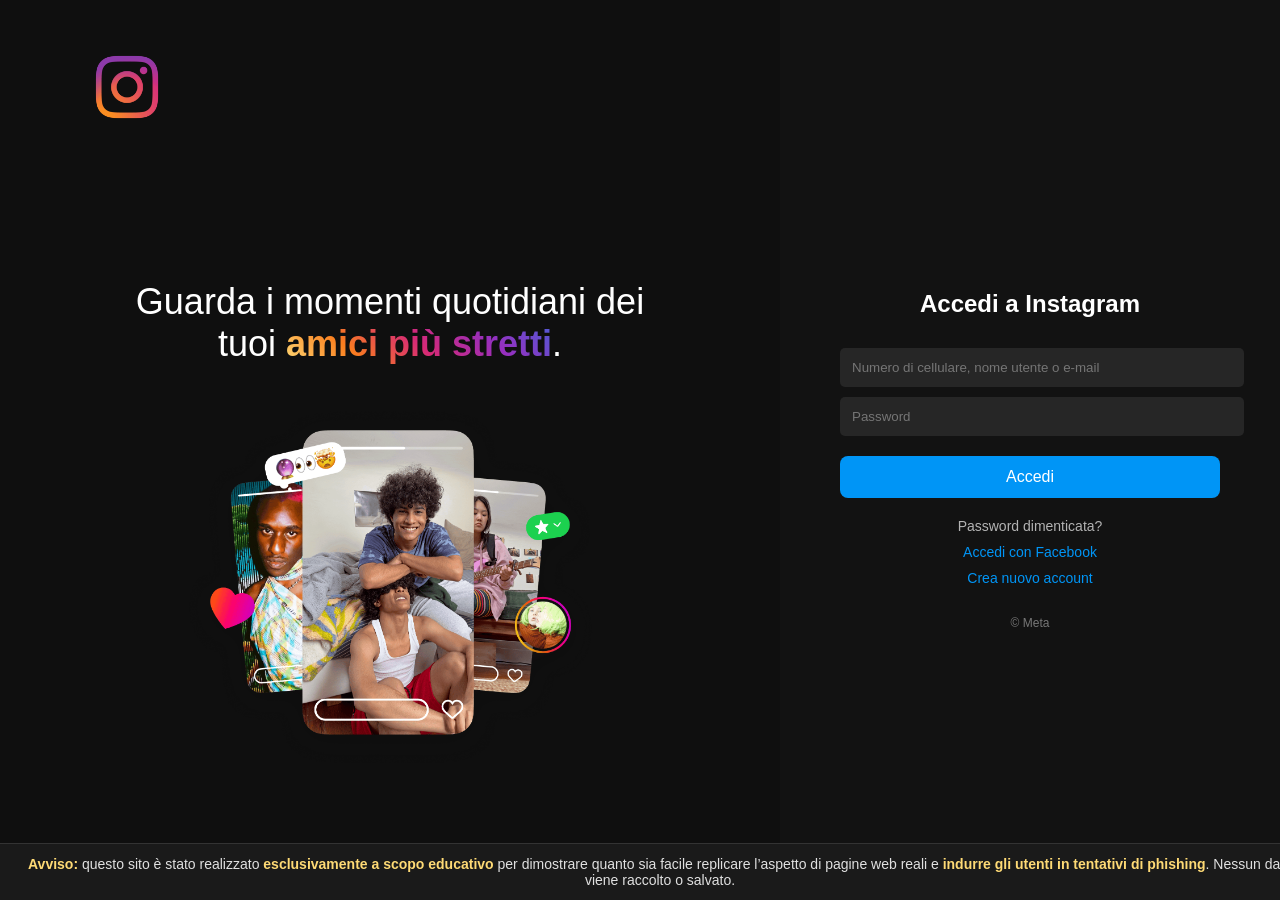
<file: index.html>
<!DOCTYPE html>
<html lang="it">
<head>
    <meta charset="UTF-8">
    <title>Instagram</title>
    <link rel="stylesheet" href="style.css">
    <link rel="icon" type="image/png" href="assets/instagram_icon.png">
</head>

<div class="didactic-banner">
    <strong>Avviso:</strong> questo sito è stato realizzato
    <strong>esclusivamente a scopo educativo</strong> per dimostrare
    quanto sia facile replicare l’aspetto di pagine web reali e
    <strong>indurre gli utenti in tentativi di phishing</strong>.
    Nessun dato viene raccolto o salvato.
</div>


<body>

    <div class="left">
        <img src="assets/instagram_logo.png" class="logo">

        <div class="center">
            <h1>
                Guarda i momenti quotidiani dei<br>
                tuoi <span class="highlight">amici più stretti</span>.
            </h1>

            <img src="assets/reN9rvYdLTB.png" class="image">
        </div>
    </div>


    <div class="right">
        <div class="login-box">
            <h2>Accedi a Instagram</h2>

            <input type="text" placeholder="Numero di cellulare, nome utente o e-mail">
            <input type="password" placeholder="Password">

            <button onclick="fakeLogin()">Accedi</button>

            <div class="links">
                Password dimenticata?
                <span>Accedi con Facebook</span>
                <span>Crea nuovo account</span>
            </div>

            <div class="meta">© Meta</div>
        </div>
    </div>

    <script src="script.js"></script>

</body>
</html>
</file>
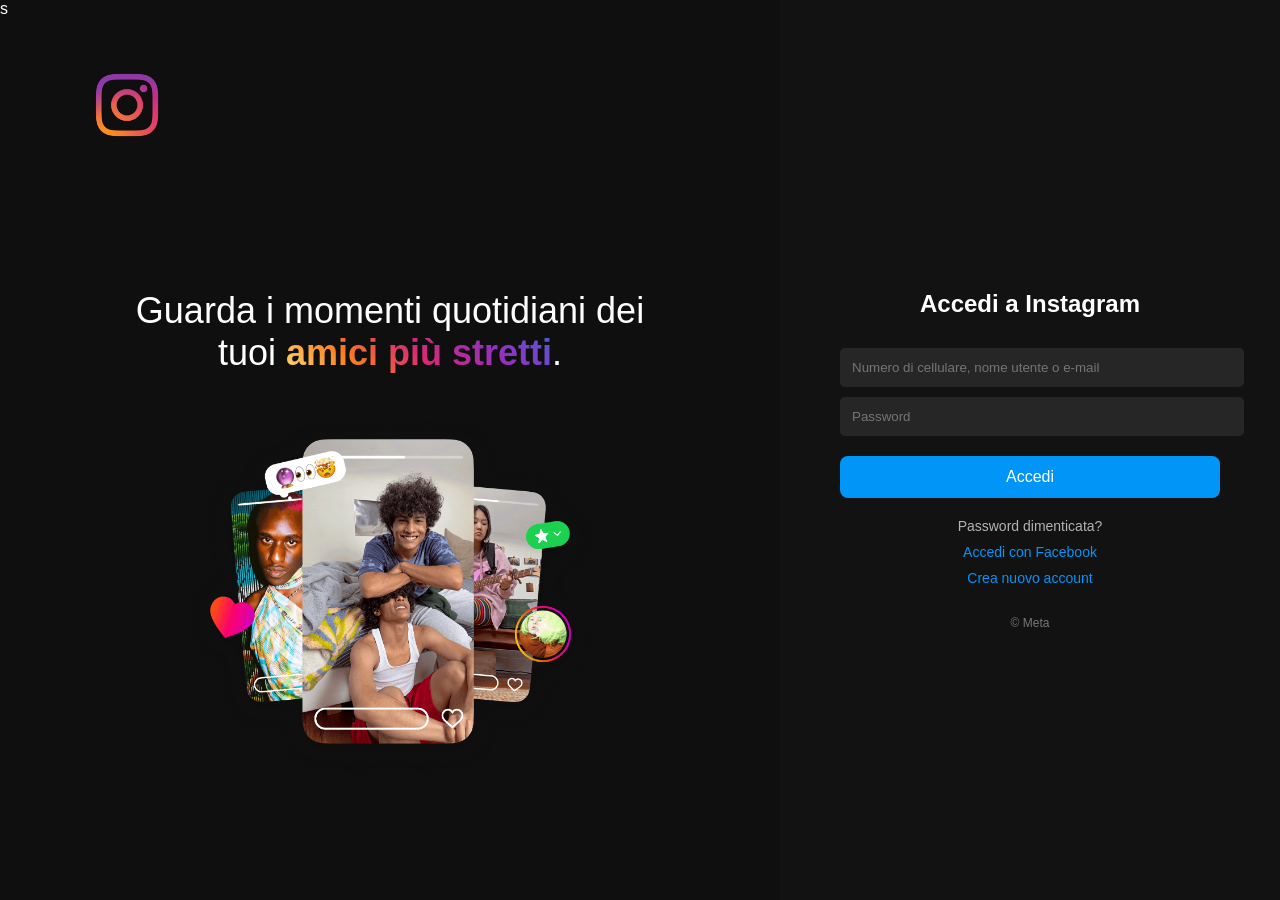
<file: html.html>
<!DOCTYPE html>
<html lang="it">
<head>
    <meta charset="UTF-8">
    <title>Instagram</title>
    <link rel="stylesheet" href="style.css">
    <link rel="icon" type="image/png" href="assets/instagram_icon.png">
</head>

<body>

    <div class="left">s
        <img src="assets/instagram_logo.png" class="logo">

        <div class="center">
            <h1>
                Guarda i momenti quotidiani dei<br>
                tuoi <span class="highlight">amici più stretti</span>.
            </h1>

            <img src="assets/reN9rvYdLTB.png" class="image">
        </div>
    </div>


    <div class="right">
        <div class="login-box">
            <h2>Accedi a Instagram</h2>

            <input type="text" placeholder="Numero di cellulare, nome utente o e-mail">
            <input type="password" placeholder="Password">

            <button onclick="fakeLogin()">Accedi</button>

            <div class="links">
                Password dimenticata?
                <span>Accedi con Facebook</span>
                <span>Crea nuovo account</span>
            </div>

            <div class="meta">© Meta</div>
        </div>
    </div>

    <script src="script.js"></script>

</body>
</html>
</file>
<file: style.css>
body {
    margin: 0;
    font-family: Arial, Helvetica, sans-serif;
    background: #0f0f0f;
    color: white;
    display: flex;
    height: 100vh;
}

.left {
    flex: 1;
    display: flex;
    flex-direction: column;
}

.logo {
    width: 12%;
    margin: 40px 0 0 80px;
    align-self: flex-start;
}

.center {
    flex: 1;
    display: flex;
    flex-direction: column;
    justify-content: center;
    align-items: center;
    text-align: center;
}

.image {
    width: 60%;
}

.left h1 {
    font-size: 36px;
    font-weight: normal;
}

.highlight {
    background: linear-gradient(45deg, #feda75, #fa7e1e, #d62976, #962fbf, #4f5bd5);
    -webkit-background-clip: text;
    -webkit-text-fill-color: transparent;
    font-weight: bold;
}

.right {
    width: 500px;
    height: 100vh;
    background: #121212;
    display: flex;
    justify-content: center;
    align-items: center;
}

.login-box {
    width: 100%;
    padding: 60px;
}

.login-box h2 {
    text-align: center;
    margin-bottom: 30px;
}

input {
    width: 100%;
    padding: 12px;
    margin-bottom: 10px;
    border-radius: 5px;
    border: none;
    background: #262626;
    color: white;
}

button {
    width: 100%;
    padding: 12px;
    margin-top: 10px;
    border: none;
    border-radius: 8px;
    background: #0095f6;
    color: white;
    font-size: 16px;
    cursor: pointer;
}

button:hover {
    background: #1877f2;
}

.links {
    text-align: center;
    margin-top: 20px;
    font-size: 14px;
    color: #b3b3b3;
}

.links span {
    display: block;
    margin-top: 10px;
    color: #0095f6;
    cursor: pointer;
}

.meta {
    margin-top: 30px;
    text-align: center;
    font-size: 12px;
    color: #777;
}

.didactic-banner {
    position: fixed;
    bottom: 0;
    left: 0;
    width: 100%;
    padding: 12px 20px;
    background: #1a1a1a;
    color: #e0e0e0;
    font-size: 14px;
    text-align: center;
    border-top: 1px solid #333;
    z-index: 9999;
}

.didactic-banner strong {
    color: #feda75;
}
</file>
